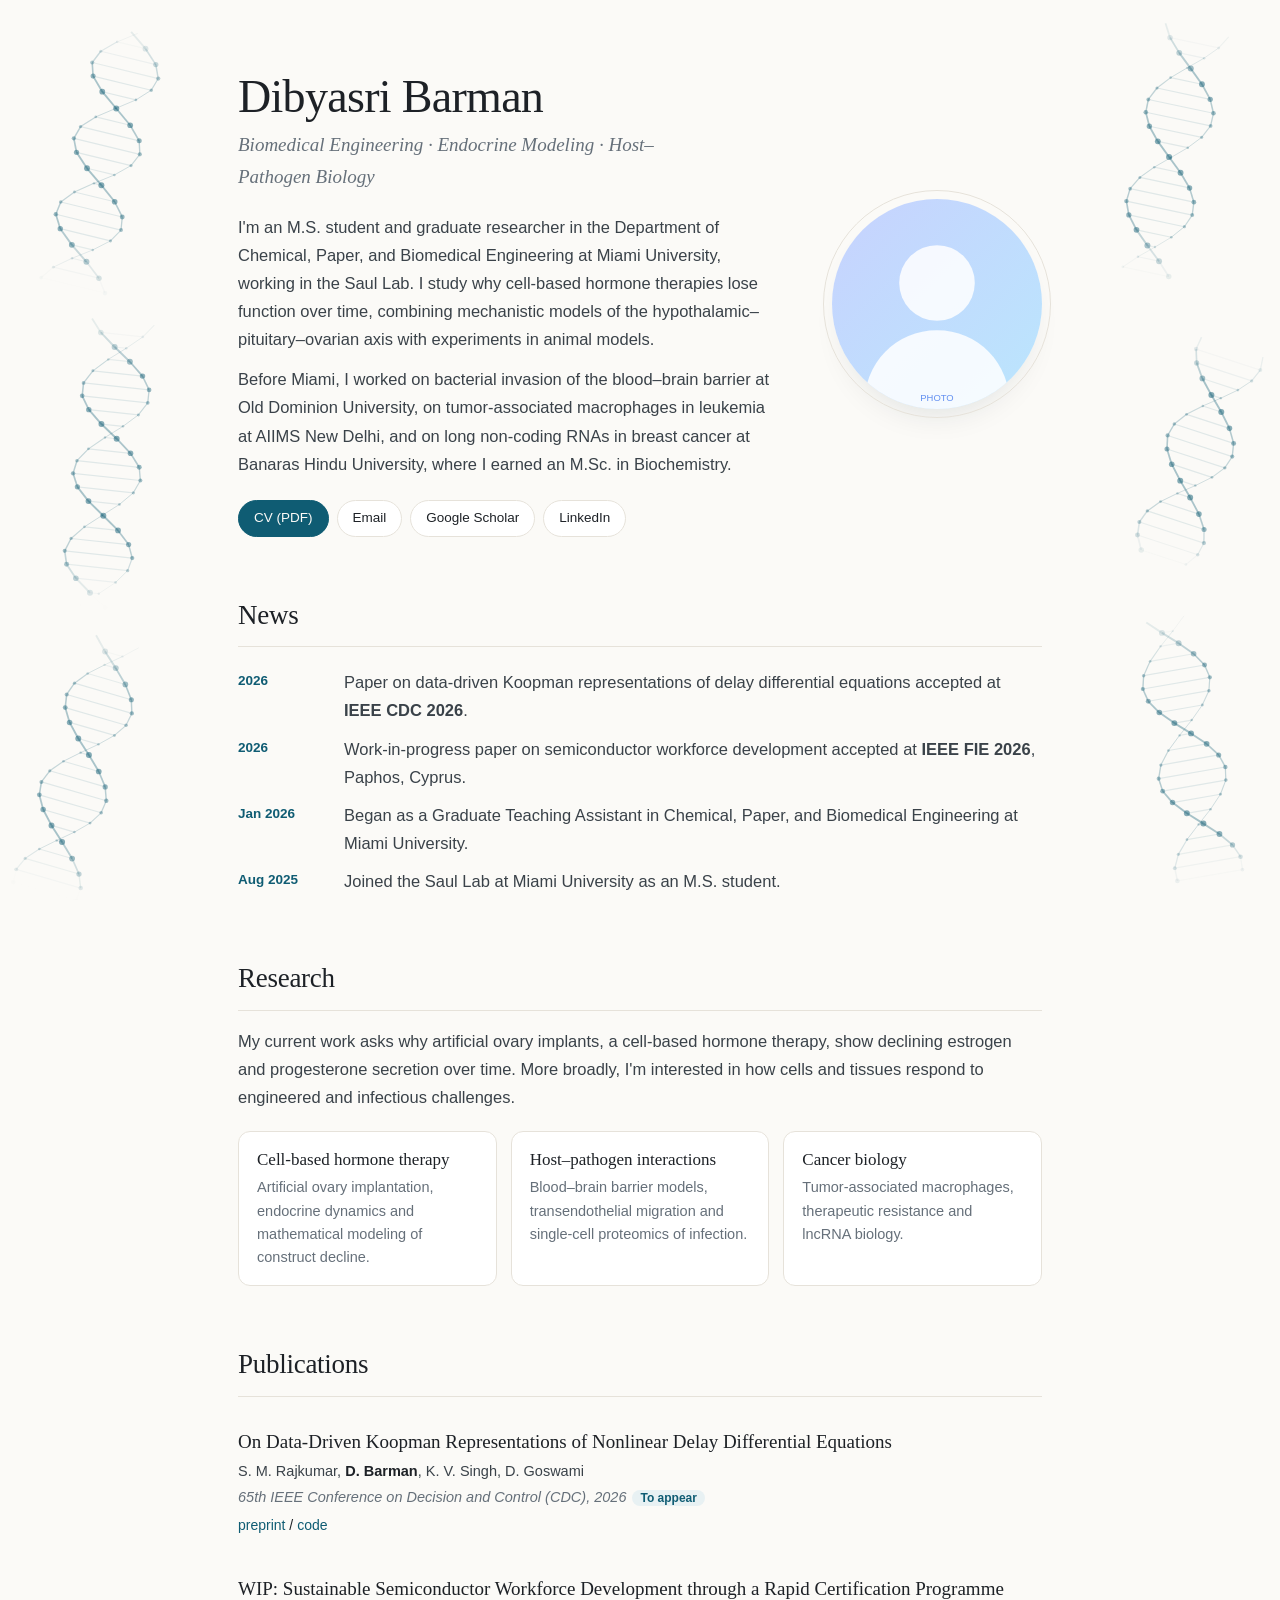
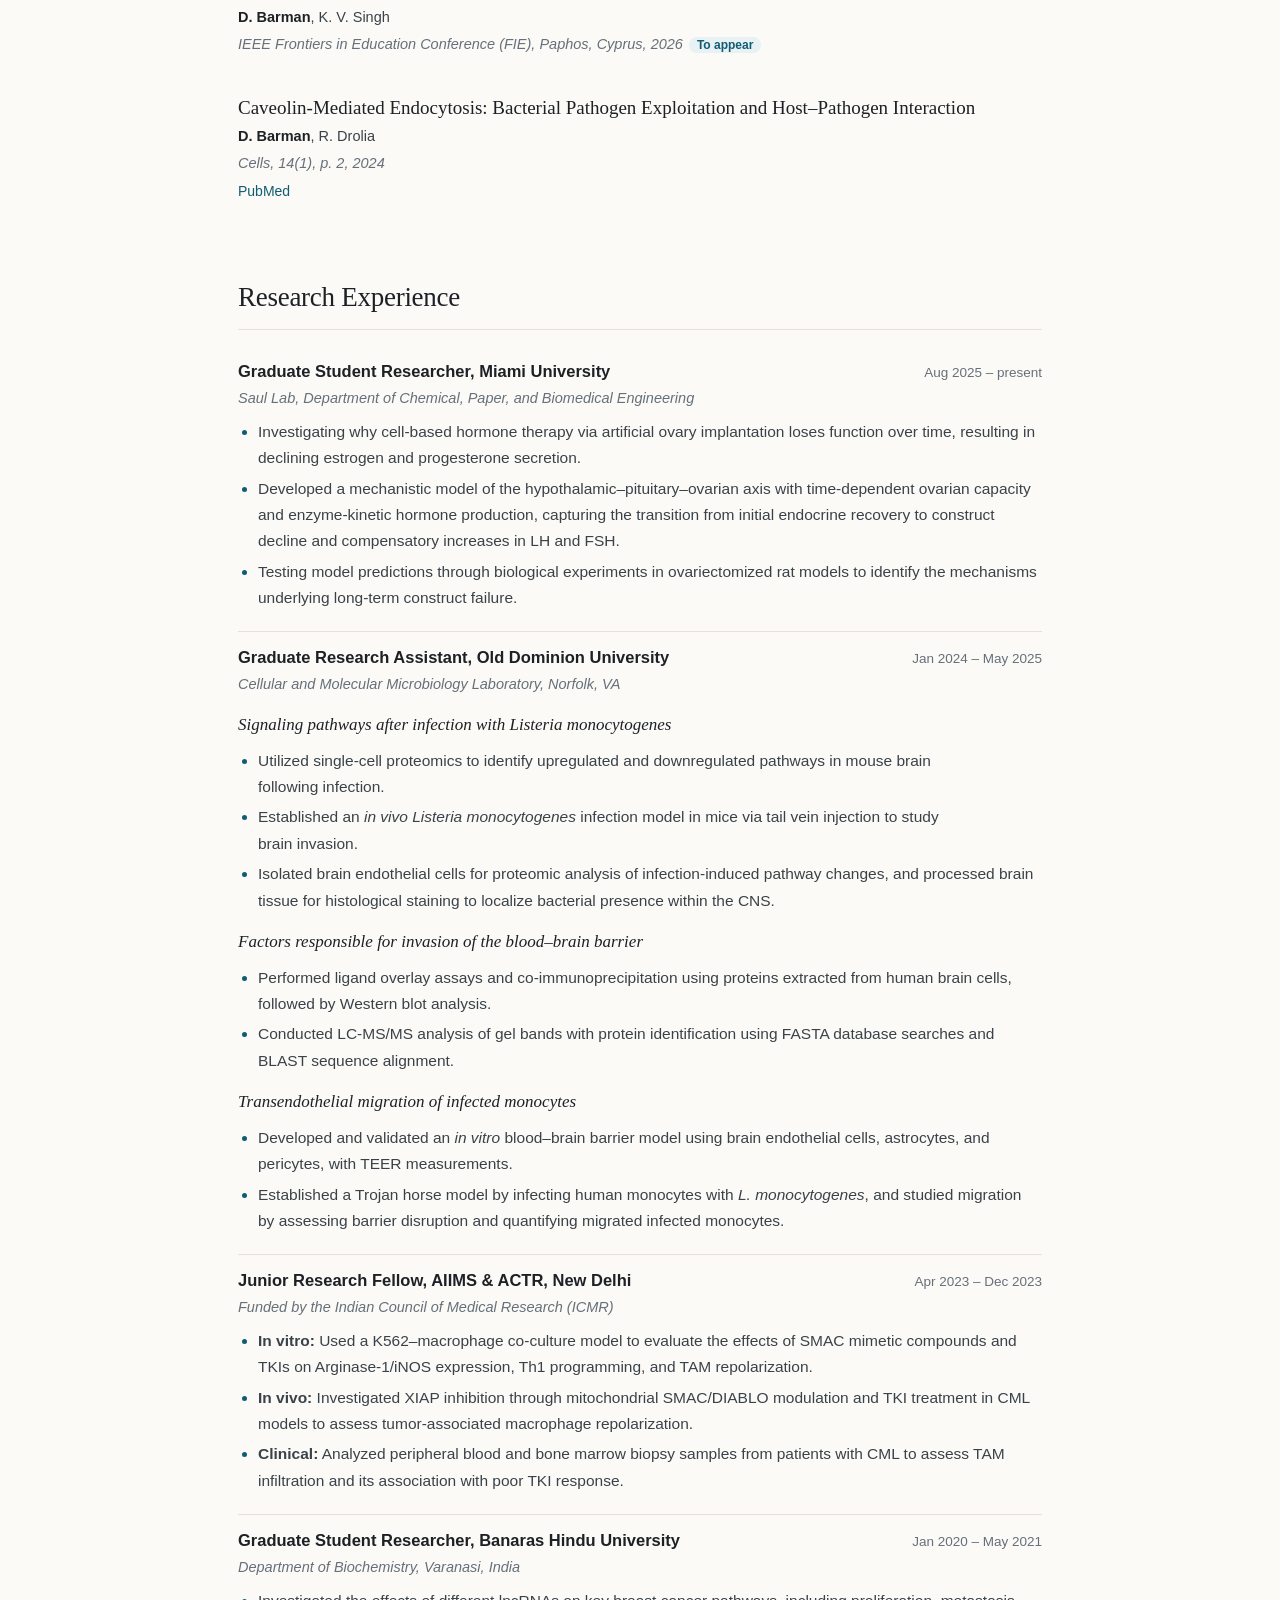
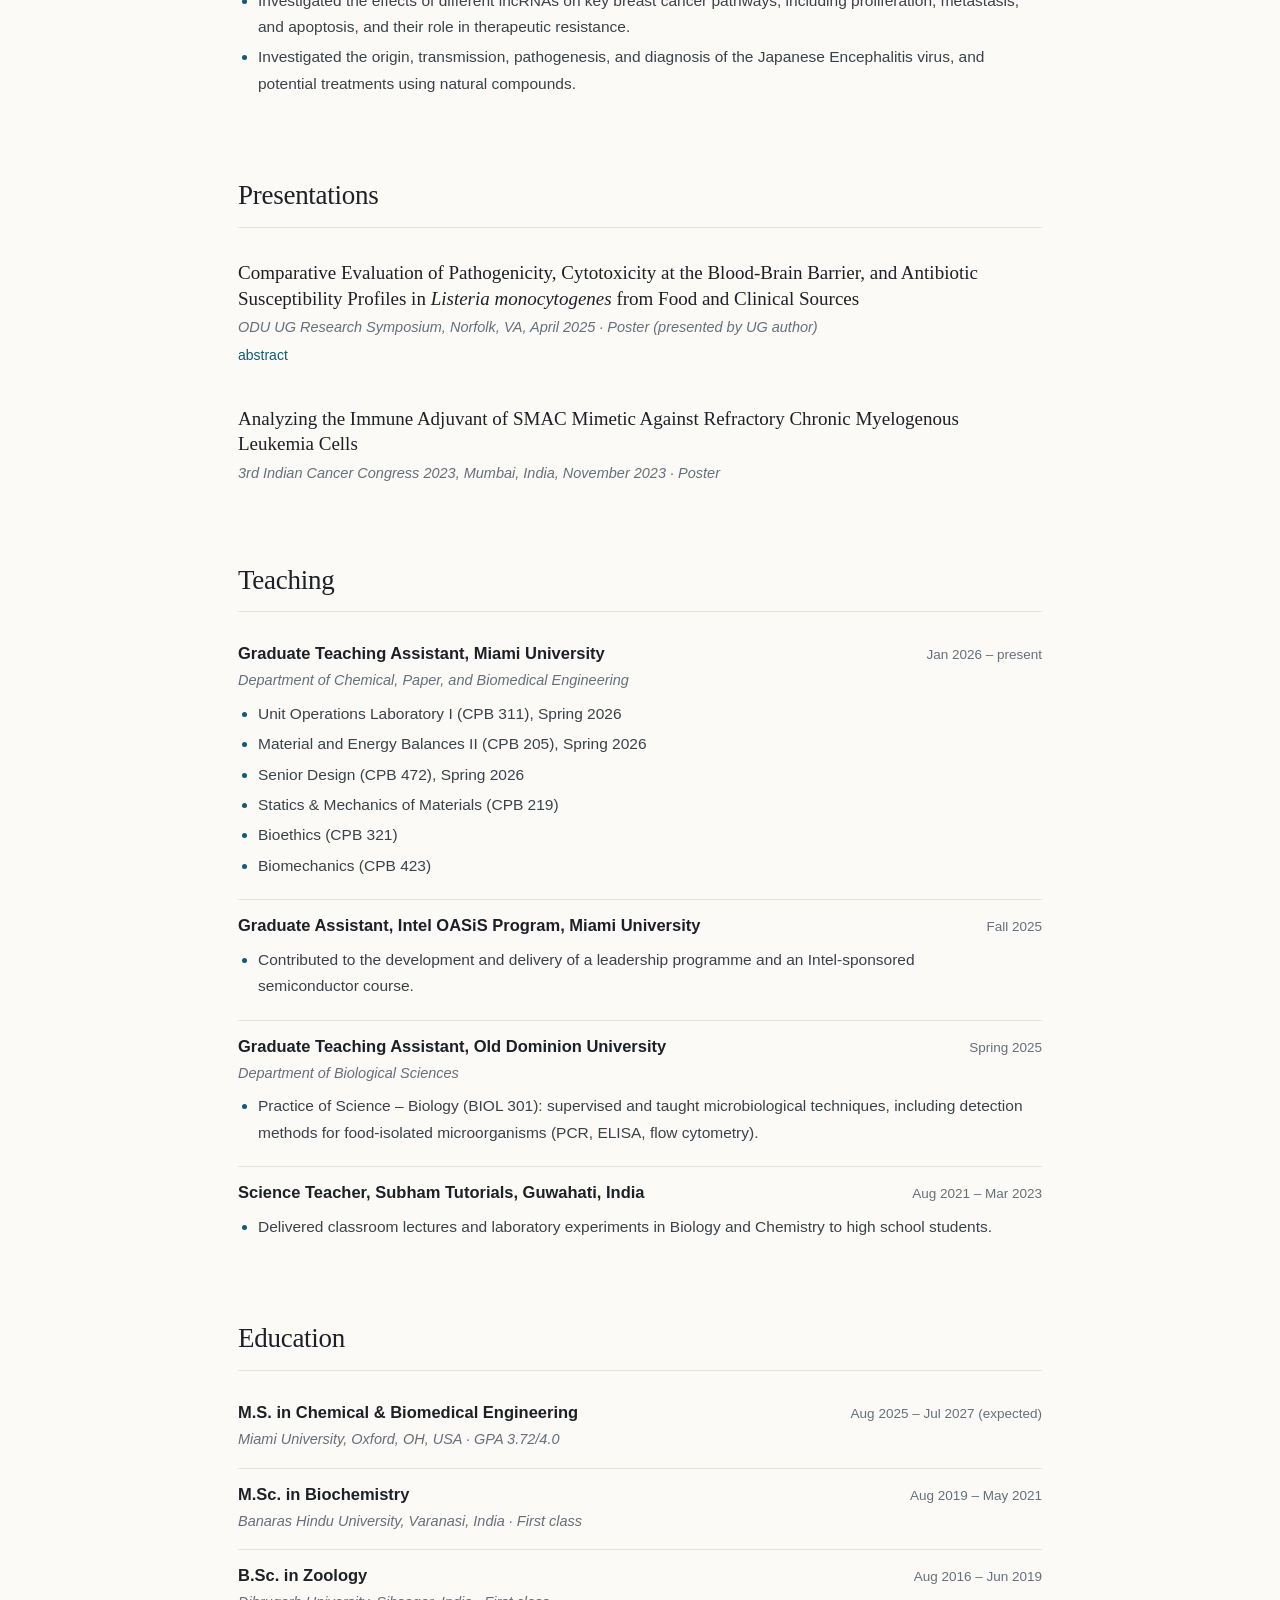
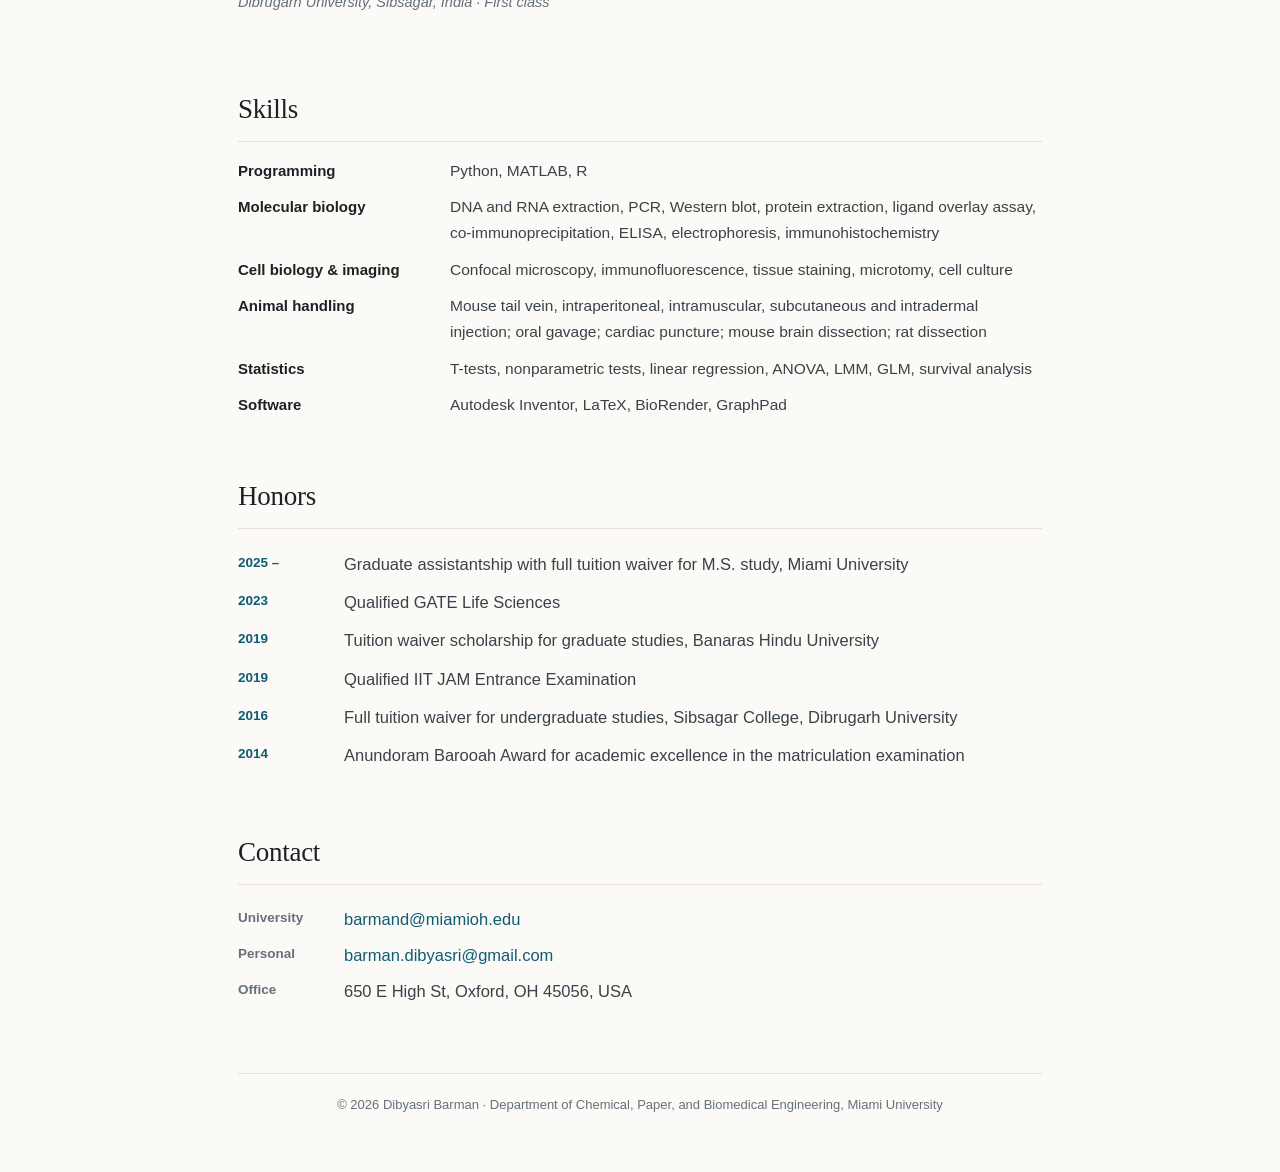
<file: index.html>
<!DOCTYPE html>
<html lang="en">
<head>
<meta charset="utf-8">
<meta name="viewport" content="width=device-width, initial-scale=1">
<!-- Google Tag Manager -->
<script async src="https://www.googletagmanager.com/gtm.js?id=GTM-MK2WHKRZ"></script>
<script>
  window.dataLayer = window.dataLayer || [];
  function gtag(){dataLayer.push(arguments);}
  gtag('js', new Date());
</script>
<!-- End Google Tag Manager -->
<title>Dibyasri Barman — Biomedical Engineering Researcher</title>
<meta name="description" content="Dibyasri Barman is an M.S. student in Chemical and Biomedical Engineering at Miami University, working on cell-based hormone therapy, endocrine modeling and host–pathogen interactions.">
<meta name="color-scheme" content="light dark">
<meta property="og:title" content="Dibyasri Barman — Biomedical Engineering Researcher">
<meta property="og:description" content="Cell-based hormone therapy, endocrine modeling and host–pathogen biology at Miami University.">
<link rel="icon" href="data:image/svg+xml,%3Csvg xmlns='http://www.w3.org/2000/svg' viewBox='0 0 64 64'%3E%3Ccircle cx='32' cy='32' r='32' fill='%230f5c73'/%3E%3Ctext x='32' y='42' font-family='Georgia,serif' font-size='28' fill='%23fff' text-anchor='middle'%3EDB%3C/text%3E%3C/svg%3E">
<link rel="stylesheet" href="style.css">
</head>
<body>
<div class="wrap">

  <header>
    <div class="bio">
      <h1>Dibyasri Barman</h1>
      <p class="sub">Biomedical Engineering · Endocrine Modeling · Host–Pathogen Biology</p>
      <p>I'm an M.S. student and graduate researcher in the Department of Chemical, Paper, and Biomedical Engineering at Miami University, working in the Saul Lab. I study why cell-based hormone therapies lose function over time, combining mechanistic models of the hypothalamic–pituitary–ovarian axis with experiments in animal models.</p>
      <p>Before Miami, I worked on bacterial invasion of the blood–brain barrier at Old Dominion University, on tumor-associated macrophages in leukemia at AIIMS New Delhi, and on long non-coding RNAs in breast cancer at Banaras Hindu University, where I earned an M.Sc. in Biochemistry.</p>
      <div class="links">
        <a class="primary" href="assets/Dibyasri_Barman_CV.pdf">CV (PDF)</a>
        <a href="mailto:barmand@miamioh.edu">Email</a>
        <a href="https://scholar.google.com/citations?user=SIy5THIAAAAJ&amp;hl=en">Google Scholar</a>
        <a href="https://www.linkedin.com/in/dibya-barman-3b5816119/">LinkedIn</a>
      </div>
    </div>
    <!-- Replace with a real photo, e.g. assets/photo.jpg (square, at least 440×440 px) -->
    <div class="photo"><img src="assets/profile.svg" alt="Portrait of Dibyasri Barman" width="210" height="210"></div>
  </header>

  <section id="news">
    <h2>News</h2>
    <ul class="dated">
      <li><span class="date">2026</span><span>Paper on data-driven Koopman representations of delay differential equations accepted at <b>IEEE CDC 2026</b>.</span></li>
      <li><span class="date">2026</span><span>Work-in-progress paper on semiconductor workforce development accepted at <b>IEEE FIE 2026</b>, Paphos, Cyprus.</span></li>
      <li><span class="date">Jan 2026</span><span>Began as a Graduate Teaching Assistant in Chemical, Paper, and Biomedical Engineering at Miami University.</span></li>
      <li><span class="date">Aug 2025</span><span>Joined the Saul Lab at Miami University as an M.S. student.</span></li>
    </ul>
  </section>

  <section id="research">
    <h2>Research</h2>
    <p>My current work asks why artificial ovary implants, a cell-based hormone therapy, show declining estrogen and progesterone secretion over time. More broadly, I'm interested in how cells and tissues respond to engineered and infectious challenges.</p>
    <div class="themes">
      <div class="theme">
        <h3>Cell-based hormone therapy</h3>
        <p>Artificial ovary implantation, endocrine dynamics and mathematical modeling of construct decline.</p>
      </div>
      <div class="theme">
        <h3>Host–pathogen interactions</h3>
        <p>Blood–brain barrier models, transendothelial migration and single-cell proteomics of infection.</p>
      </div>
      <div class="theme">
        <h3>Cancer biology</h3>
        <p>Tumor-associated macrophages, therapeutic resistance and lncRNA biology.</p>
      </div>
    </div>
  </section>

  <section id="publications">
    <h2>Publications</h2>
    <div class="paper">
      <p class="title">On Data-Driven Koopman Representations of Nonlinear Delay Differential Equations</p>
      <p class="authors">S. M. Rajkumar, <strong>D. Barman</strong>, K. V. Singh, D. Goswami</p>
      <p class="venue">65th IEEE Conference on Decision and Control (CDC), 2026<span class="badge">To appear</span></p>
      <p class="plinks"><a href="https://arxiv.org/pdf/2604.03086">preprint</a> / <a href="https://github.com/santoshrajkumar/koopman-dde-kEDMD">code</a></p>
    </div>
    <div class="paper">
      <p class="title">WIP: Sustainable Semiconductor Workforce Development through a Rapid Certification Programme</p>
      <p class="authors"><strong>D. Barman</strong>, K. V. Singh</p>
      <p class="venue">IEEE Frontiers in Education Conference (FIE), Paphos, Cyprus, 2026<span class="badge">To appear</span></p>
    </div>
    <div class="paper">
      <p class="title">Caveolin-Mediated Endocytosis: Bacterial Pathogen Exploitation and Host–Pathogen Interaction</p>
      <p class="authors"><strong>D. Barman</strong>, R. Drolia</p>
      <p class="venue">Cells, 14(1), p. 2, 2024</p>
      <p class="plinks"><a href="https://pubmed.ncbi.nlm.nih.gov/39791703/">PubMed</a></p>
    </div>
  </section>

  <section id="experience">
    <h2>Research Experience</h2>

    <div class="entry">
      <div class="entry-head"><h3>Graduate Student Researcher, Miami University</h3><span class="when">Aug 2025 – present</span></div>
      <p class="where">Saul Lab, Department of Chemical, Paper, and Biomedical Engineering</p>
      <ul>
        <li>Investigating why cell-based hormone therapy via artificial ovary implantation loses function over time, resulting in declining estrogen and progesterone secretion.</li>
        <li>Developed a mechanistic model of the hypothalamic–pituitary–ovarian axis with time-dependent ovarian capacity and enzyme-kinetic hormone production, capturing the transition from initial endocrine recovery to construct decline and compensatory increases in LH and FSH.</li>
        <li>Testing model predictions through biological experiments in ovariectomized rat models to identify the mechanisms underlying long-term construct failure.</li>
      </ul>
    </div>

    <div class="entry">
      <div class="entry-head"><h3>Graduate Research Assistant, Old Dominion University</h3><span class="when">Jan 2024 – May 2025</span></div>
      <p class="where">Cellular and Molecular Microbiology Laboratory, Norfolk, VA</p>
      <h4>Signaling pathways after infection with Listeria monocytogenes</h4>
      <ul>
        <li>Utilized single-cell proteomics to identify upregulated and downregulated pathways in mouse brain following infection.</li>
        <li>Established an <em>in vivo Listeria monocytogenes</em> infection model in mice via tail vein injection to study brain invasion.</li>
        <li>Isolated brain endothelial cells for proteomic analysis of infection-induced pathway changes, and processed brain tissue for histological staining to localize bacterial presence within the CNS.</li>
      </ul>
      <h4>Factors responsible for invasion of the blood–brain barrier</h4>
      <ul>
        <li>Performed ligand overlay assays and co-immunoprecipitation using proteins extracted from human brain cells, followed by Western blot analysis.</li>
        <li>Conducted LC-MS/MS analysis of gel bands with protein identification using FASTA database searches and BLAST sequence alignment.</li>
      </ul>
      <h4>Transendothelial migration of infected monocytes</h4>
      <ul>
        <li>Developed and validated an <em>in vitro</em> blood–brain barrier model using brain endothelial cells, astrocytes, and pericytes, with TEER measurements.</li>
        <li>Established a Trojan horse model by infecting human monocytes with <em>L. monocytogenes</em>, and studied migration by assessing barrier disruption and quantifying migrated infected monocytes.</li>
      </ul>
    </div>

    <div class="entry">
      <div class="entry-head"><h3>Junior Research Fellow, AIIMS &amp; ACTR, New Delhi</h3><span class="when">Apr 2023 – Dec 2023</span></div>
      <p class="where">Funded by the Indian Council of Medical Research (ICMR)</p>
      <ul>
        <li><strong>In vitro:</strong> Used a K562–macrophage co-culture model to evaluate the effects of SMAC mimetic compounds and TKIs on Arginase-1/iNOS expression, Th1 programming, and TAM repolarization.</li>
        <li><strong>In vivo:</strong> Investigated XIAP inhibition through mitochondrial SMAC/DIABLO modulation and TKI treatment in CML models to assess tumor-associated macrophage repolarization.</li>
        <li><strong>Clinical:</strong> Analyzed peripheral blood and bone marrow biopsy samples from patients with CML to assess TAM infiltration and its association with poor TKI response.</li>
      </ul>
    </div>

    <div class="entry">
      <div class="entry-head"><h3>Graduate Student Researcher, Banaras Hindu University</h3><span class="when">Jan 2020 – May 2021</span></div>
      <p class="where">Department of Biochemistry, Varanasi, India</p>
      <ul>
        <li>Investigated the effects of different lncRNAs on key breast cancer pathways, including proliferation, metastasis, and apoptosis, and their role in therapeutic resistance.</li>
        <li>Investigated the origin, transmission, pathogenesis, and diagnosis of the Japanese Encephalitis virus, and potential treatments using natural compounds.</li>
      </ul>
    </div>
  </section>

  <section id="presentations">
    <h2>Presentations</h2>
    <div class="paper">
      <p class="title">Comparative Evaluation of Pathogenicity, Cytotoxicity at the Blood-Brain Barrier, and Antibiotic Susceptibility Profiles in <em>Listeria monocytogenes</em> from Food and Clinical Sources</p>
      <p class="venue">ODU UG Research Symposium, Norfolk, VA, April 2025 · Poster (presented by UG author)</p>
      <p class="plinks"><a href="https://digitalcommons.odu.edu/undergradsymposium/2025/postersession1/15/">abstract</a></p>
    </div>
    <div class="paper">
      <p class="title">Analyzing the Immune Adjuvant of SMAC Mimetic Against Refractory Chronic Myelogenous Leukemia Cells</p>
      <p class="venue">3rd Indian Cancer Congress 2023, Mumbai, India, November 2023 · Poster</p>
    </div>
  </section>

  <section id="teaching">
    <h2>Teaching</h2>
    <div class="entry">
      <div class="entry-head"><h3>Graduate Teaching Assistant, Miami University</h3><span class="when">Jan 2026 – present</span></div>
      <p class="where">Department of Chemical, Paper, and Biomedical Engineering</p>
      <ul>
        <li>Unit Operations Laboratory I (CPB 311), Spring 2026</li>
        <li>Material and Energy Balances II (CPB 205), Spring 2026</li>
        <li>Senior Design (CPB 472), Spring 2026</li>
        <li>Statics &amp; Mechanics of Materials (CPB 219)</li>
        <li>Bioethics (CPB 321)</li>
        <li>Biomechanics (CPB 423)</li>
      </ul>
    </div>
    <div class="entry">
      <div class="entry-head"><h3>Graduate Assistant, Intel OASiS Program, Miami University</h3><span class="when">Fall 2025</span></div>
      <ul>
        <li>Contributed to the development and delivery of a leadership programme and an Intel-sponsored semiconductor course.</li>
      </ul>
    </div>
    <div class="entry">
      <div class="entry-head"><h3>Graduate Teaching Assistant, Old Dominion University</h3><span class="when">Spring 2025</span></div>
      <p class="where">Department of Biological Sciences</p>
      <ul>
        <li>Practice of Science – Biology (BIOL 301): supervised and taught microbiological techniques, including detection methods for food-isolated microorganisms (PCR, ELISA, flow cytometry).</li>
      </ul>
    </div>
    <div class="entry">
      <div class="entry-head"><h3>Science Teacher, Subham Tutorials, Guwahati, India</h3><span class="when">Aug 2021 – Mar 2023</span></div>
      <ul>
        <li>Delivered classroom lectures and laboratory experiments in Biology and Chemistry to high school students.</li>
      </ul>
    </div>
  </section>

  <section id="education">
    <h2>Education</h2>
    <div class="entry">
      <div class="entry-head"><h3>M.S. in Chemical &amp; Biomedical Engineering</h3><span class="when">Aug 2025 – Jul 2027 (expected)</span></div>
      <p class="where">Miami University, Oxford, OH, USA · GPA 3.72/4.0</p>
    </div>
    <div class="entry">
      <div class="entry-head"><h3>M.Sc. in Biochemistry</h3><span class="when">Aug 2019 – May 2021</span></div>
      <p class="where">Banaras Hindu University, Varanasi, India · First class</p>
    </div>
    <div class="entry">
      <div class="entry-head"><h3>B.Sc. in Zoology</h3><span class="when">Aug 2016 – Jun 2019</span></div>
      <p class="where">Dibrugarh University, Sibsagar, India · First class</p>
    </div>
  </section>

  <section id="skills">
    <h2>Skills</h2>
    <dl class="grid">
      <dt>Programming</dt><dd>Python, MATLAB, R</dd>
      <dt>Molecular biology</dt><dd>DNA and RNA extraction, PCR, Western blot, protein extraction, ligand overlay assay, co-immunoprecipitation, ELISA, electrophoresis, immunohistochemistry</dd>
      <dt>Cell biology &amp; imaging</dt><dd>Confocal microscopy, immunofluorescence, tissue staining, microtomy, cell culture</dd>
      <dt>Animal handling</dt><dd>Mouse tail vein, intraperitoneal, intramuscular, subcutaneous and intradermal injection; oral gavage; cardiac puncture; mouse brain dissection; rat dissection</dd>
      <dt>Statistics</dt><dd>T-tests, nonparametric tests, linear regression, ANOVA, LMM, GLM, survival analysis</dd>
      <dt>Software</dt><dd>Autodesk Inventor, LaTeX, BioRender, GraphPad</dd>
    </dl>
  </section>

  <section id="honors">
    <h2>Honors</h2>
    <ul class="dated">
      <li><span class="date">2025 –</span><span>Graduate assistantship with full tuition waiver for M.S. study, Miami University</span></li>
      <li><span class="date">2023</span><span>Qualified GATE Life Sciences</span></li>
      <li><span class="date">2019</span><span>Tuition waiver scholarship for graduate studies, Banaras Hindu University</span></li>
      <li><span class="date">2019</span><span>Qualified IIT JAM Entrance Examination</span></li>
      <li><span class="date">2016</span><span>Full tuition waiver for undergraduate studies, Sibsagar College, Dibrugarh University</span></li>
      <li><span class="date">2014</span><span>Anundoram Barooah Award for academic excellence in the matriculation examination</span></li>
    </ul>
  </section>

  <section id="contact">
    <h2>Contact</h2>
    <ul class="contact">
      <li><span class="label">University</span><a href="mailto:barmand@miamioh.edu">barmand@miamioh.edu</a></li>
      <li><span class="label">Personal</span><a href="mailto:barman.dibyasri@gmail.com">barman.dibyasri@gmail.com</a></li>
      <li><span class="label">Office</span><span>650 E High St, Oxford, OH 45056, USA</span></li>
    </ul>
  </section>

  <footer>© 2026 Dibyasri Barman · Department of Chemical, Paper, and Biomedical Engineering, Miami University</footer>
</div>
<script src="assets/dna-bg.js" data-avoid=".wrap" data-rgb="15,92,115" data-hl="34,150,175" data-rgb-dark="124,196,214" data-hl-dark="160,220,235" data-alpha=".85"></script>
</body>
</html>
</file>
<file: style.css>
/* Academic homepage — Dibyasri Barman
   Classic single-column layout. System fonts only: no external requests, works offline. */

:root {
  --bg: #fbfaf7;
  --surface: #ffffff;
  --text: #1d2126;
  --body: #3a4249;
  --muted: #66707a;
  --line: #e6e2da;
  --accent: #0f5c73;
  --tint: #e8f1f3;
  --shadow: rgba(15, 40, 50, .16);
  --serif: "Iowan Old Style", "Palatino Linotype", Palatino, "Book Antiqua", Georgia, serif;
  --sans: -apple-system, BlinkMacSystemFont, "Segoe UI", "Helvetica Neue", Arial, sans-serif;
}

@media (prefers-color-scheme: dark) {
  :root {
    --bg: #14181b;
    --surface: #1b2024;
    --text: #ebe8e2;
    --body: #c9ccce;
    --muted: #949ea6;
    --line: #2c3338;
    --accent: #7cc4d6;
    --tint: #1d3038;
    --shadow: rgba(0, 0, 0, .5);
  }
}

* { box-sizing: border-box; }

html { scroll-behavior: smooth; }
@media (prefers-reduced-motion: reduce) { html { scroll-behavior: auto; } }

body {
  margin: 0;
  font-family: var(--sans);
  font-size: 16.5px;
  line-height: 1.7;
  color: var(--text);
  background: var(--bg);
  -webkit-font-smoothing: antialiased;
}

p, li, dd { text-wrap: pretty; }
h1, h2, h3, h4 { text-wrap: balance; }

a { color: var(--accent); text-decoration: none; text-underline-offset: 3px; text-decoration-thickness: 1px; }
a:hover { text-decoration: underline; }
a:focus-visible { outline: 2px solid var(--accent); outline-offset: 2px; border-radius: 3px; }

.wrap { max-width: 860px; margin: 0 auto; padding: 72px 28px 56px; }

/* ---------- Header ---------- */

header { display: flex; gap: 52px; align-items: center; }
header .bio { flex: 1; }
h1 { font-family: var(--serif); font-size: 46px; font-weight: 400; line-height: 1.1; margin: 0 0 6px; letter-spacing: -.015em; }
.sub { font-family: var(--serif); font-style: italic; font-size: 19px; color: var(--muted); margin: 0 0 20px; }
header p { margin: 0 0 12px; color: var(--body); }

.links { margin-top: 22px; display: flex; flex-wrap: wrap; gap: 8px; }
.links a {
  font-size: 13.5px; font-weight: 500; padding: 6px 15px;
  border: 1px solid var(--line); border-radius: 999px;
  background: var(--surface); color: var(--text);
  transition: border-color .2s, color .2s;
}
.links a:hover { border-color: var(--accent); color: var(--accent); text-decoration: none; }
.links a.primary { background: var(--accent); border-color: var(--accent); color: var(--bg); }
.links a.primary:hover { color: var(--bg); opacity: .9; }

.photo img {
  width: 210px; height: 210px; border-radius: 50%; object-fit: cover; display: block;
  outline: 1px solid var(--line); outline-offset: 8px;
  box-shadow: 0 18px 36px -20px var(--shadow);
}

/* ---------- Sections ---------- */

h2 {
  font-family: var(--serif); font-size: 27px; font-weight: 400; letter-spacing: -.01em;
  margin: 56px 0 16px; padding-bottom: 8px; border-bottom: 1px solid var(--line);
}
h3 { font-size: 16.5px; font-weight: 600; margin: 0; line-height: 1.45; }
h4 { font-family: var(--serif); font-style: italic; font-weight: 400; font-size: 17px; margin: 14px 0 2px; color: var(--text); }
section > p { color: var(--body); margin: 0 0 14px; }

/* Dated rows: news, honors */
.dated { list-style: none; padding: 0; margin: 0; }
.dated li { display: grid; grid-template-columns: 92px 1fr; gap: 14px; padding: 5px 0; color: var(--body); }
.date { font-size: 13.5px; font-weight: 600; color: var(--accent); font-variant-numeric: tabular-nums; padding-top: 2px; }

/* Research themes */
.themes { display: grid; grid-template-columns: repeat(3, 1fr); gap: 14px; margin: 20px 0 4px; }
.theme { padding: 16px 18px; border: 1px solid var(--line); border-radius: 12px; background: var(--surface); }
.theme h3 { font-family: var(--serif); font-weight: 500; font-size: 17px; margin-bottom: 4px; }
.theme p { margin: 0; font-size: 14.5px; line-height: 1.6; color: var(--muted); }

/* Publications */
.paper { padding: 16px 18px; margin: 6px -18px; border-radius: 12px; transition: background .25s, box-shadow .25s; }
.paper:hover { background: var(--surface); box-shadow: 0 10px 28px -16px var(--shadow); }
.paper .title { font-family: var(--serif); font-size: 19px; font-weight: 500; line-height: 1.35; margin: 0 0 4px; color: var(--text); }
.paper .authors { margin: 0; font-size: 14.5px; color: var(--body); }
.paper .authors strong { color: var(--text); font-weight: 600; }
.paper .venue { margin: 2px 0 0; font-size: 14.5px; font-style: italic; color: var(--muted); }
.paper .badge { font-style: normal; font-size: 12px; font-weight: 600; color: var(--accent); background: var(--tint); padding: 1px 8px; border-radius: 999px; margin-left: 6px; white-space: nowrap; }
.paper .plinks { margin: 4px 0 0; font-size: 14px; }

/* Experience / teaching / education entries */
.entry { padding: 14px 0 16px; border-bottom: 1px solid var(--line); }
.entry:last-child { border-bottom: 0; }
.entry-head { display: flex; justify-content: space-between; align-items: baseline; gap: 18px; }
.when { flex: none; font-size: 13.5px; color: var(--muted); font-variant-numeric: tabular-nums; }
.where { margin: 1px 0 0; font-size: 14.5px; font-style: italic; color: var(--muted); }
.entry ul { margin: 8px 0 0; padding-left: 20px; color: var(--body); }
.entry li { margin: 4px 0; font-size: 15.5px; }
.entry li::marker { color: var(--accent); }

/* Skills */
dl.grid { display: grid; grid-template-columns: 190px 1fr; gap: 10px 22px; margin: 0; }
dl.grid dt { font-weight: 600; font-size: 15px; }
dl.grid dd { margin: 0; color: var(--body); font-size: 15.5px; }

/* Contact */
.contact { list-style: none; padding: 0; margin: 0; }
.contact li { display: grid; grid-template-columns: 92px 1fr; gap: 14px; padding: 4px 0; color: var(--body); }
.contact .label { font-size: 13.5px; font-weight: 600; color: var(--muted); padding-top: 2px; }

footer { text-align: center; color: var(--muted); font-size: 13px; margin-top: 64px; padding-top: 20px; border-top: 1px solid var(--line); }

/* ---------- Mobile ---------- */

@media (max-width: 720px) {
  .wrap { padding: 44px 20px 40px; }
  header { flex-direction: column-reverse; align-items: flex-start; gap: 28px; }
  .photo img { width: 140px; height: 140px; outline-offset: 6px; }
  h1 { font-size: 38px; }
  .themes { grid-template-columns: 1fr; }
  .entry-head { flex-direction: column; gap: 0; }
  dl.grid { grid-template-columns: 1fr; gap: 2px; }
  dl.grid dd { margin-bottom: 10px; }
  .dated li, .contact li { grid-template-columns: 1fr; gap: 0; }
  .paper { margin: 6px -12px; padding: 14px 12px; }
}

/* ---------- Print ---------- */

@media print {
  body { background: #fff; color: #000; font-size: 11pt; }
  canvas, .photo, .links { display: none !important; }
  .wrap { padding: 0; max-width: none; }
  h2 { margin-top: 24px; }
  .paper:hover { box-shadow: none; }
  .entry, .paper { break-inside: avoid; }
  a { color: #000; }
}
</file>
